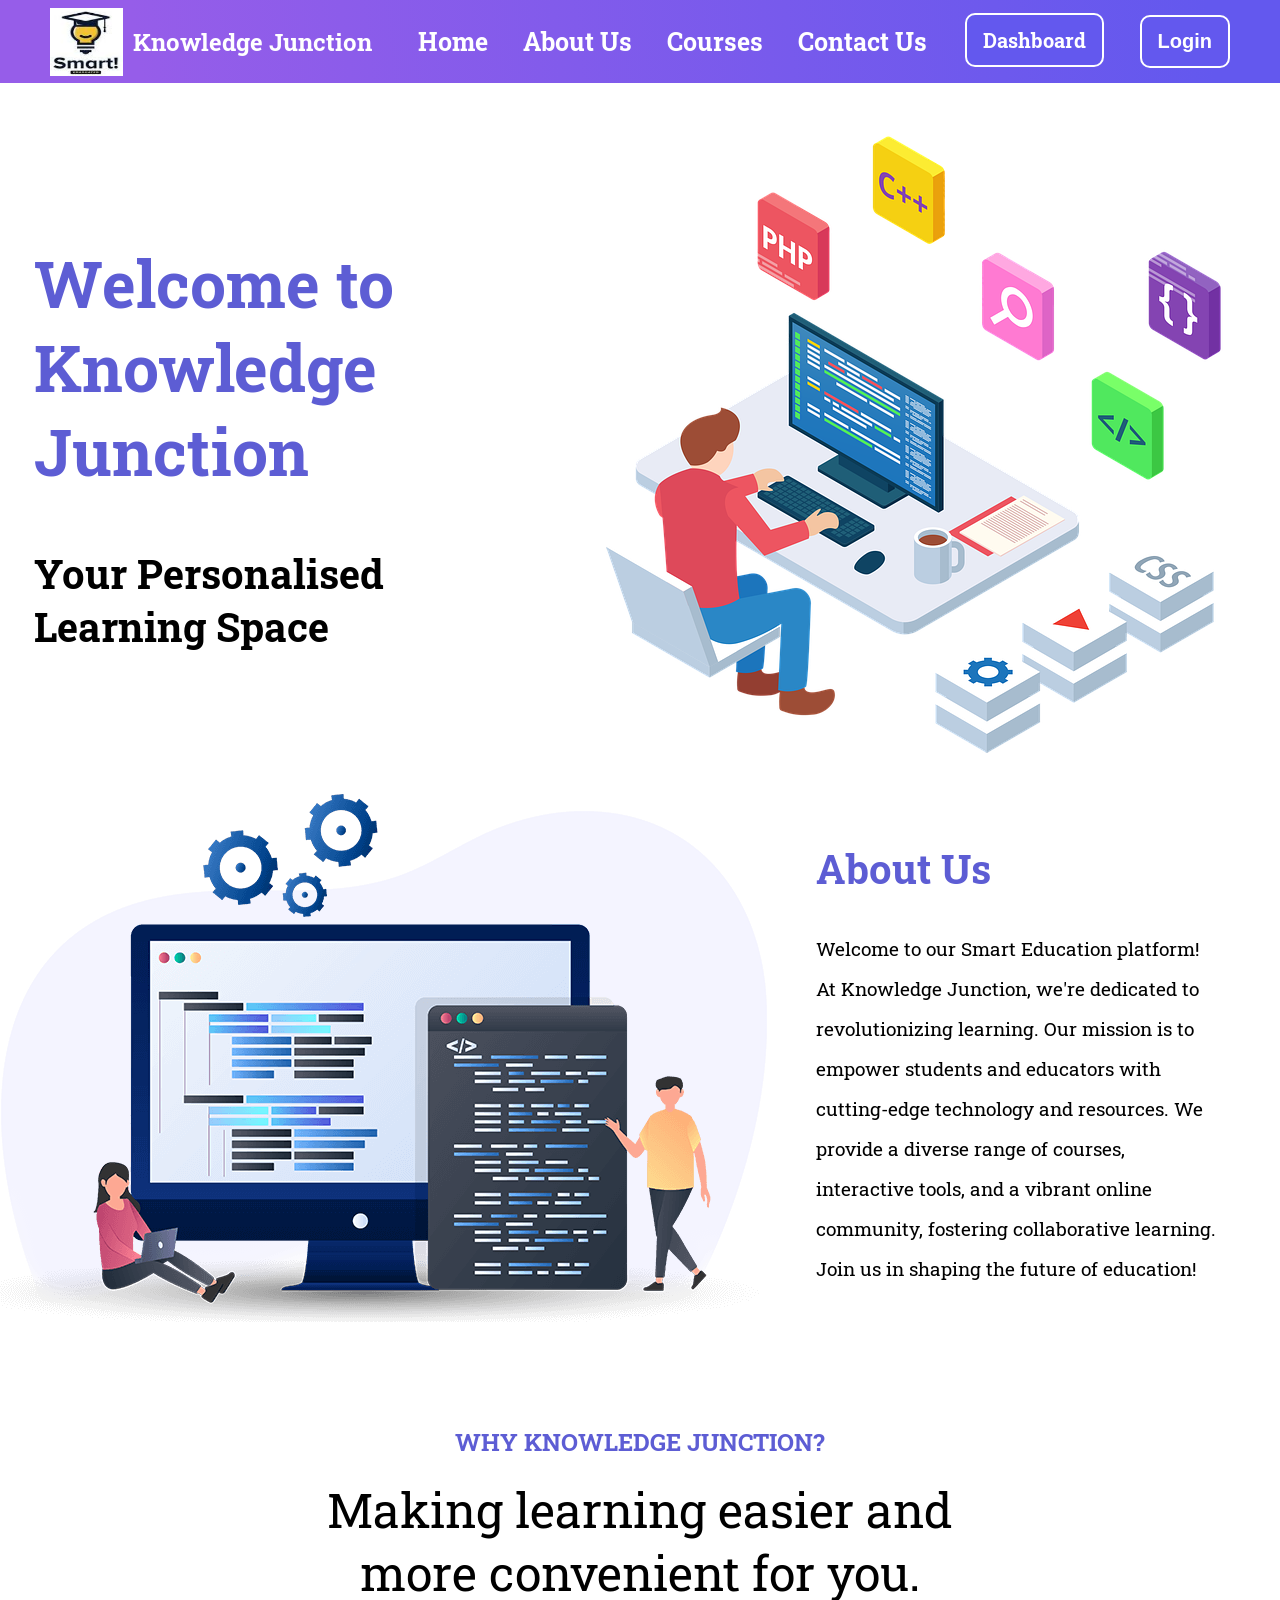
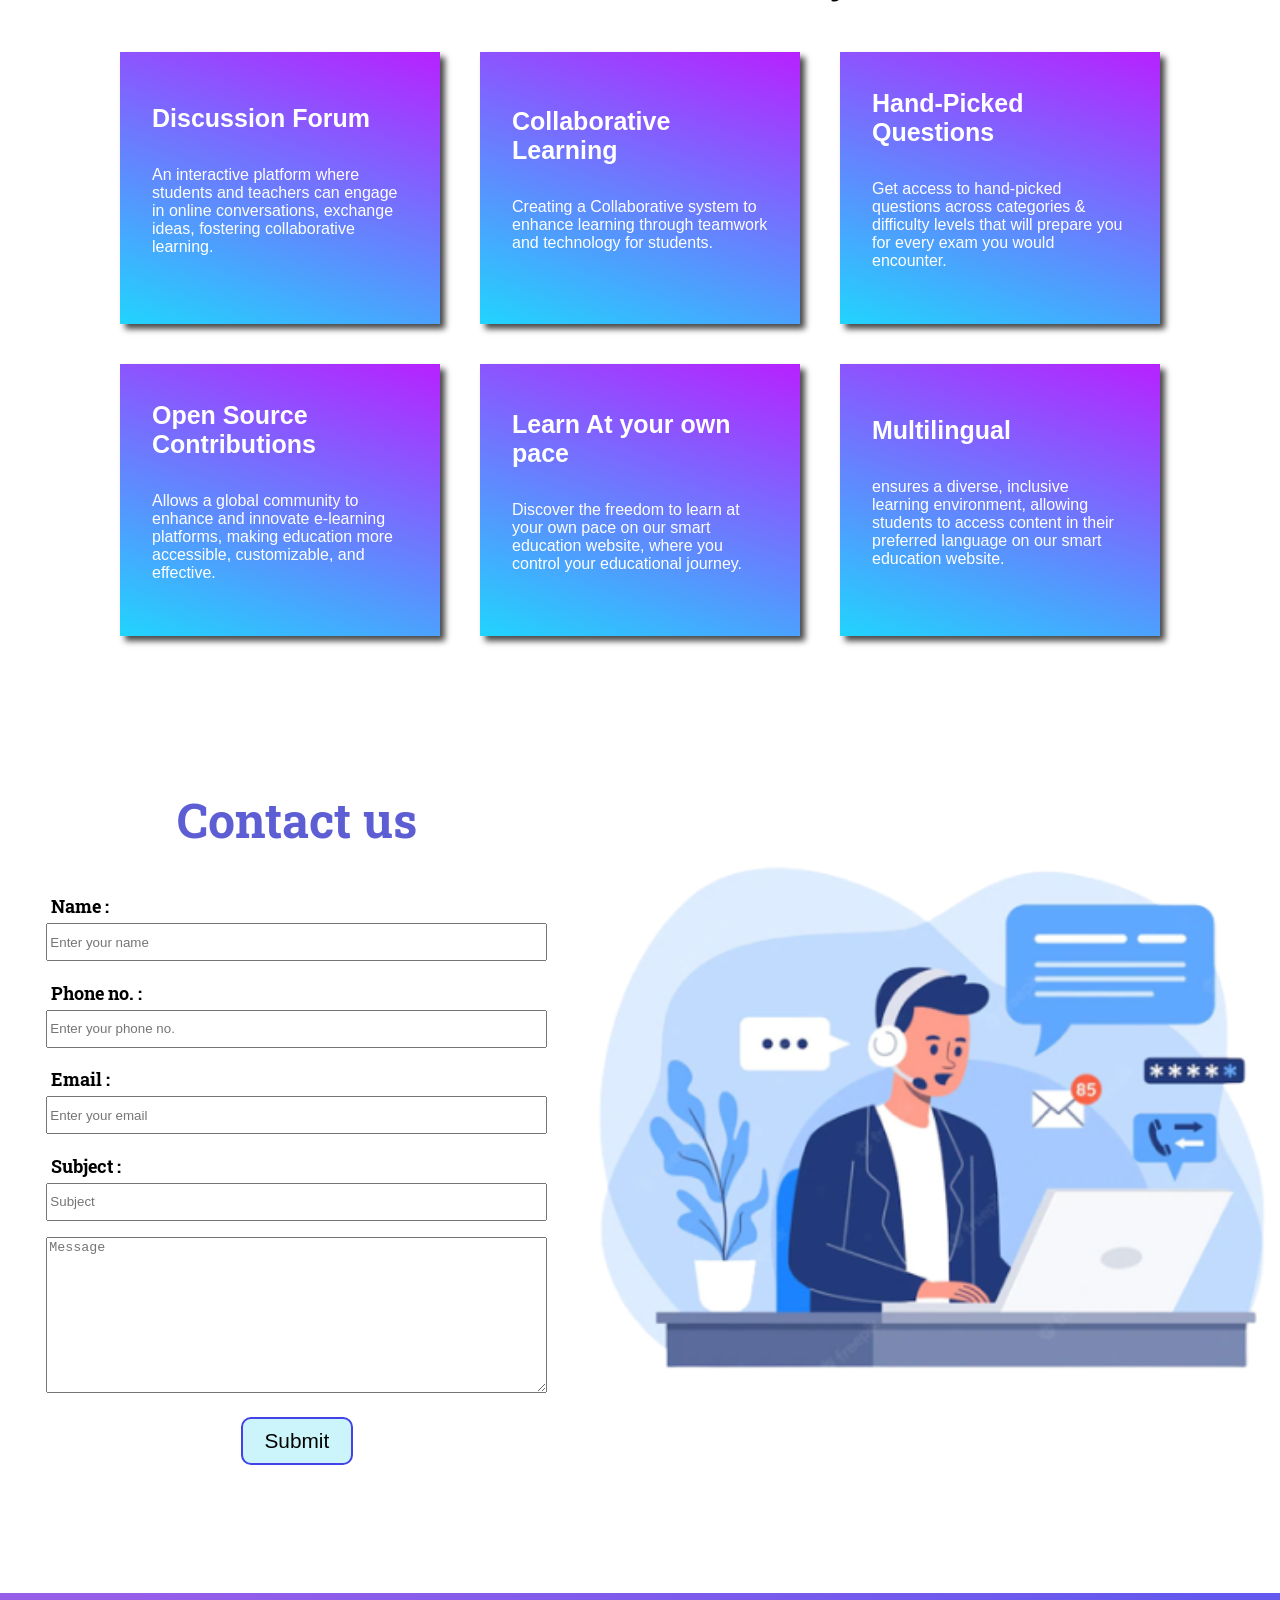
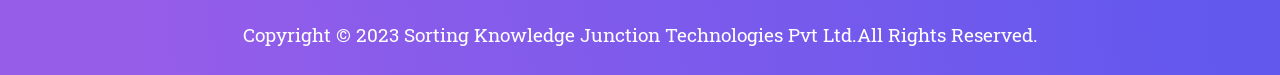
<file: index.html>
<!DOCTYPE html>
<html lang="en">

<head>
    <meta charset="UTF-8">
    <meta name="viewport" content="width=device-width, initial-scale=1.0">
    <title>SIH</title>
    <link rel="stylesheet" href="index.css">
</head>

<body>
    <div class="container">
        <header>
            <nav class="flex ">
                <div class="left flex center">
                    <img class="" src="logo.png" alt="">
                    <h1>Knowledge Junction</h1>
                </div>
                <div class="middle flex">
                    <ul class="flex ">
                        <li><a href="#Home">Home </a></li>
                        <li><a href="#About">About Us </a></li>
                        <li>
                            <a href="#Courses">Courses </a>
                            <ul class="dropdown">
                                <li><a href="page2.html">DSA</a></li>
                                <li><a href="#">C</a></li>
                                <li><a href="#">C++</a></li>
                                <li><a href="#">JAVA</a></li>
                                <li><a href="#">Python</a></li>
                            </ul>
                        </li>
                        <li><a href="#contact">Contact Us </a></li>
                    </ul>
                </div>
                <div class="right">
                    <a class="btn" style="text-decoration: none;" href="dashboard.html">Dashboard</a>
                    <button class="btn js-login-button" onClick="
                    myFunction();
                    ">Login</button>
                </div>
            </nav>
        </header>
        
        <section id="Home" class=" flex space-even  ">
            <div class="home-left">
                <h1>Welcome to Knowledge Junction</h1>
                <h2>Your Personalised Learning Space</h2>

            </div>
            <div class="home-right">
                <img src="photo.png" alt="">
            </div>
        </section>

        <section id="About" class="flex center">
            <div>
                <img src="about.png" alt="">
            </div>
            <div class="about">
                <h1>About Us</h1>
                <p>Welcome to our Smart Education platform! At Knowledge Junction, we're dedicated to revolutionizing
                    learning. Our mission is to empower students and educators with cutting-edge technology and
                    resources. We provide a diverse range of courses, interactive tools, and a vibrant online community,
                    fostering collaborative learning. Join us in shaping the future of education!</p>
            </div>


        </section>
        <section class="community flex center column">
            <h1>WHY KNOWLEDGE JUNCTION?</h1>
            <p class="why ">Making learning easier and more convenient for you.</p>
            <div class="features">
                <div class="cards">
                    <div class="card-heading">Discussion Forum</div>
                    <div>
                        <p class="describe">An interactive platform where students and teachers can engage in online
                            conversations, exchange ideas, fostering collaborative learning.</p>
                    </div>
                </div>
                <div class="cards">
                    <div class="card-heading">Collaborative Learning</div>
                    <div>
                        <p class="describe">Creating a Collaborative system to enhance learning through teamwork and
                            technology for students.</p>
                    </div>
                </div>
                <div class="cards">
                    <div class="card-heading">Hand-Picked Questions</div>
                    <div>
                        <p class="describe">Get access to hand-picked questions across categories & difficulty levels
                            that
                            will prepare you for every exam you would encounter.</p>
                    </div>
                </div>
                <div class="cards">
                    <div class="card-heading">Open Source Contributions</div>
                    <div>
                        <p class="describe"> Allows a global community to enhance and innovate e-learning platforms,
                            making
                            education more accessible, customizable, and effective.</p>
                    </div>
                </div>
                <div class="cards">
                    <div class="card-heading"> Learn At your own pace</div>
                    <div>
                        <p class="describe">Discover the freedom to learn at your own pace on our smart education
                            website,
                            where you control
                            your educational journey.</p>
                    </div>
                </div>
                <div class="cards">
                    <div class="card-heading"> Multilingual</div>
                    <div>
                        <p class="describe">ensures a diverse, inclusive learning environment, allowing students to
                            access content in their preferred language on our smart education website.</p>
                    </div>
                </div>
            </div>
        </section>

        <section id="contact" class="flex space-even">
            <div class="form flex center column">
            <h1>Contact us</h1>
            <form class="flex column">
                <label for="name">Name :</label>
                <input type="text" id="name" placeholder="Enter your name">

                <label for="phone">Phone no. :</label>
                <input type="number" id="phone" placeholder="Enter your phone no.">

                <label for="email">Email :</label>
                <input type="email" id="email" placeholder="Enter your email">

                <label for="subject">Subject :</label>
                <input type="text" id="subject" placeholder="Subject">

               
                <textarea id="text" cols="60" rows="10" placeholder="Message"></textarea>
               
                <input class="submit" type="submit" value="Submit">
            </form>
        </div>
            <div>
                <img src="contact.png" alt="">
            </div>
           </section>
        
        <footer class="flex center">
            <p>Copyright &#169 2023 Sorting Knowledge Junction  Technologies Pvt Ltd.All Rights Reserved.</p>
        </footer>
    </div>

    <script>
        function myFunction() {
      window.location.href = "login.html";
    }
    </script>
</body>

</html>
</file>
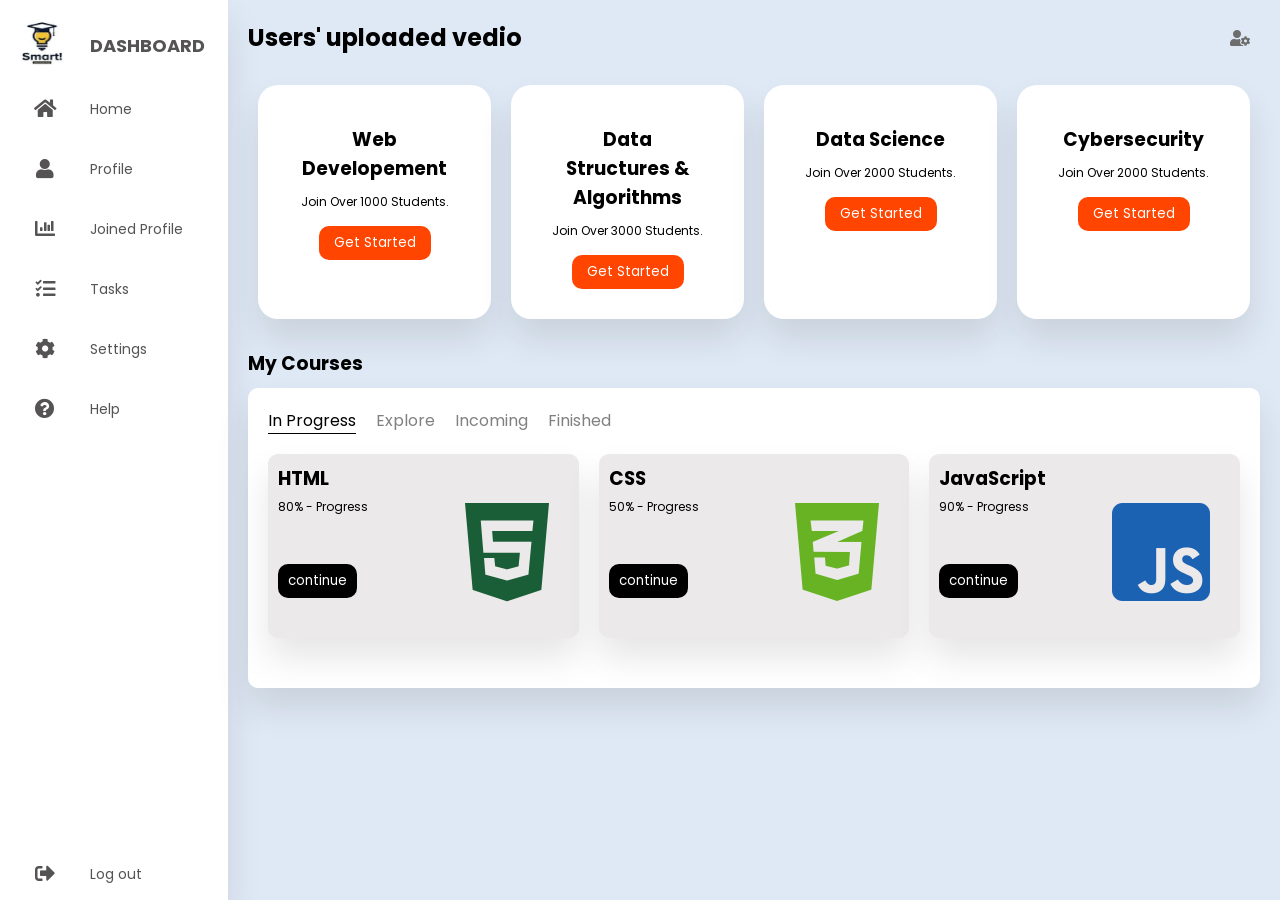
<file: dashboard.html>
<!DOCTYPE html>
<html lang="en">

<head>
  <meta charset="UTF-8" />
  <title>Dashboard</title>
  <link rel="stylesheet" href="dashboard.css" />
  <link rel="stylesheet" href="https://cdnjs.cloudflare.com/ajax/libs/font-awesome/5.15.4/css/all.min.css" />
</head>

<body>
  <div class="container">
    <nav>
      <ul>
        <li><a href="#" class="logo">
            <img src="logo.png" alt="">
            <span class="nav-item">DashBoard</span>
          </a></li>
        <li><a href="#">
            <i class="fas fa-home"></i>
            <span class="nav-item" onclick="
              gotoHomePage();
          ">Home</span>
          </a></li>
        <li><a href="">
            <i class="fas fa-user"></i>
            <span class="nav-item">Profile</span>
          </a></li>
        <li><a href="">
            <i class="fas fa-chart-bar"></i>
            <span class="nav-item">Joined Profile</span>
          </a></li>
        <li><a href="">
            <i class="fas fa-tasks"></i>
            <span class="nav-item">Tasks</span>
          </a></li>
        <li><a href="">
            <i class="fas fa-cog"></i>
            <span class="nav-item">Settings</span>
          </a></li>
        <li><a href="">
            <i class="fas fa-question-circle"></i>
            <span class="nav-item">Help</span>
          </a></li>
        <li><a href="" class="logout">
            <i class="fas fa-sign-out-alt"></i>
            <span class="nav-item" onclick="
              goToLoginPage()
          ">Log out</span>
          </a></li>
      </ul>
    </nav>

    <section class="main">
      <div class="main-top">
        <h1>Users' uploaded vedio</h1>
        <i class="fas fa-user-cog"></i>
      </div>
      <div class="main-skills">
        <div class="card">

          <h3>Web developement</h3>
          <p>Join Over 1000 Students.</p>
          <button>Get Started</button>
        </div>
        <div class="card">
          <h3>Data Structures & Algorithms</h3>
          <p>Join Over 3000 Students.</p>
          <button>Get Started</button>
        </div>
        <div class="card">
          <h3>Data Science</h3>
          <p>Join Over 2000 Students.</p>
          <button>Get Started</button>
        </div>
        <div class="card">
          <h3>Cybersecurity</h3>
          <p>Join Over 2000 Students.</p>
          <button>Get Started</button>
        </div>
      </div>

      <section class="main-course">
        <h1>My courses</h1>
        <div class="course-box">
          <ul>
            <li class="active">In progress</li>
            <li>explore</li>
            <li>incoming</li>
            <li>finished</li>
          </ul>
          <div class="course">
            <div class="box">
              <h3>HTML</h3>
              <p>80% - progress</p>
              <button>continue</button>
              <i class="fab fa-html5 html"></i>
            </div>
            <div class="box">
              <h3>CSS</h3>
              <p>50% - progress</p>
              <button>continue</button>
              <i class="fab fa-css3-alt css"></i>
            </div>
            <div class="box">
              <h3>JavaScript</h3>
              <p>90% - progress</p>
              <button>continue</button>
              <i class="fab fa-js-square js"></i>
            </div>
          </div>
        </div>
      </section>
    </section>
  </div>

  <script>
    function gotoHomePage() {
      window.location.href = "index.html";
    }

    function goToLoginPage() {
      window.location.href = "login.html";
    }
  </script>
</body>

</html>
</file>
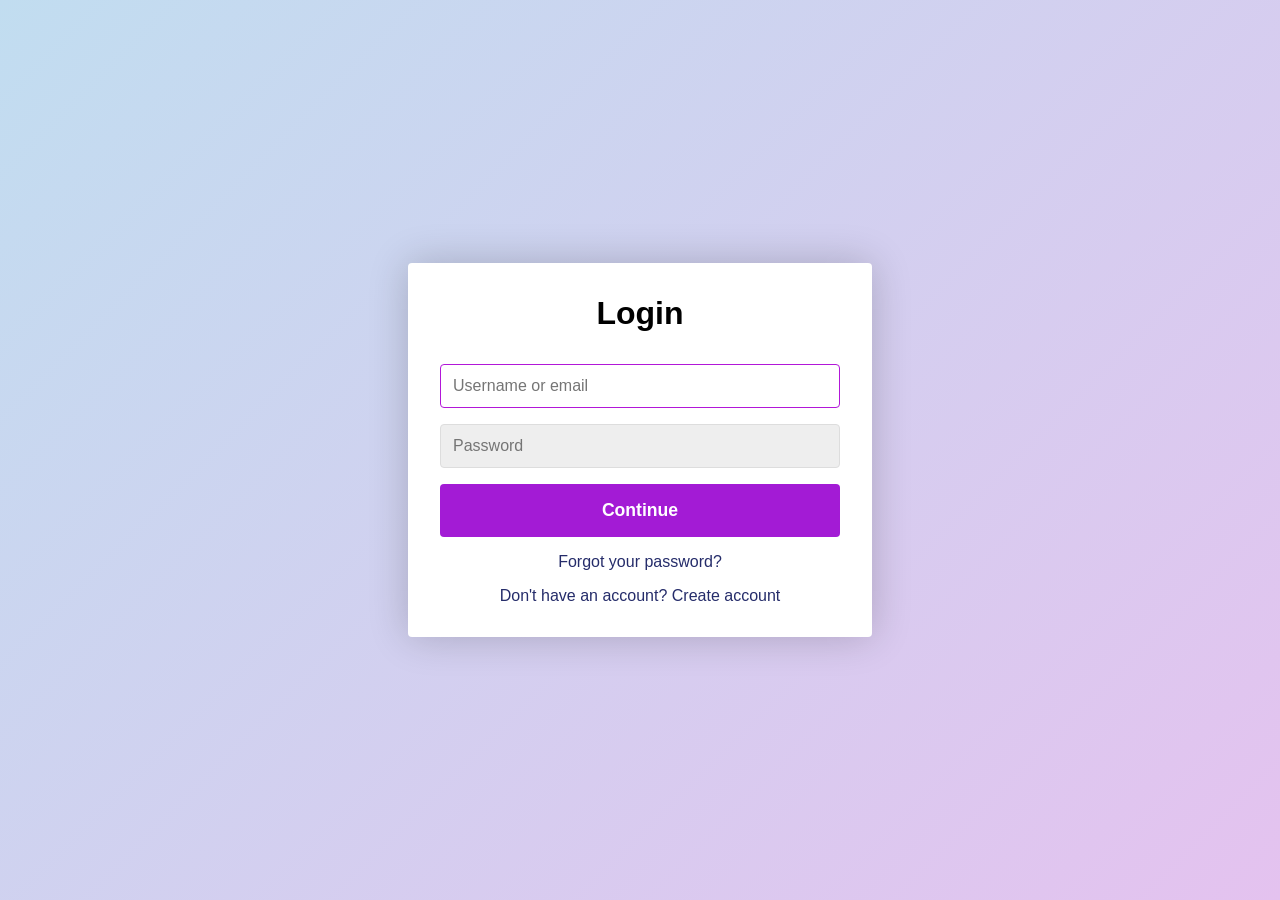
<file: login.html>
<!DOCTYPE html>

<head>
    <meta name="viewport" content="width=device-width, initial-scale=1.0">
    <meta charset="utf-8">
    <title>Knowledge Junction Sign Up/Login</title>
    <link rel="stylesheet" href="login.css">
</head>

<body>
    <div class="container1">
        <form class="form" id="login">
            <h1 class="form__title">Login</h1>
            <div class="form__message form__message--error"></div>
            <div class="form__input-group">
                <input type="text" class="form__input" autofocus placeholder="Username or email">
                <div class="form__input-error-message"></div>
            </div>
            <div class="form__input-group">
                <input type="password" class="form__input" autofocus placeholder="Password">
                <div class="form__input-error-message"></div>
            </div>
            <button class="form__button" type="submit" onclick="
                goToHomePage();
            ">Continue</button>
            <p class="form__text">
                <a href="#" class="form__link">Forgot your password?</a>
            </p>
            <p class="form__text">
                <a class="form__link" href="./" id="linkCreateAccount">Don't have an account? Create account</a>
            </p>
        </form>
        <form class="form form--hidden" id="createAccount">
            <h1 class="form__title">Create Account</h1>
            <div class="form__message form__message--error"></div>
            <div class="form__input-group">
                <input type="text" id="signupUsername" class="form__input" autofocus placeholder="Username">
                <div class="form__input-error-message"></div>
            </div>
            <div class="form__input-group">
                <input type="text" class="form__input" autofocus placeholder="Email Address">
                <div class="form__input-error-message"></div>
            </div>
            <div class="form__input-group">
                <input type="password" class="form__input" autofocus placeholder="Password">
                <div class="form__input-error-message"></div>
            </div>
            <div class="form__input-group">
                <input type="password" class="form__input" autofocus placeholder="Confirm password">
                <div class="form__input-error-message"></div>
            </div>
            <button class="form__button" type="submit">Continue</button>
            <p class="form__text">
                <a class="form__link" href="./" id="linkLogin">Already have an account? Sign in</a>
            </p>
        </form>
    </div>
    <script src="login.js"></script>
    <script>
        function goToHomePage() {
            window.location.href = "index.html";
        }
    </script>
</body>
</file>
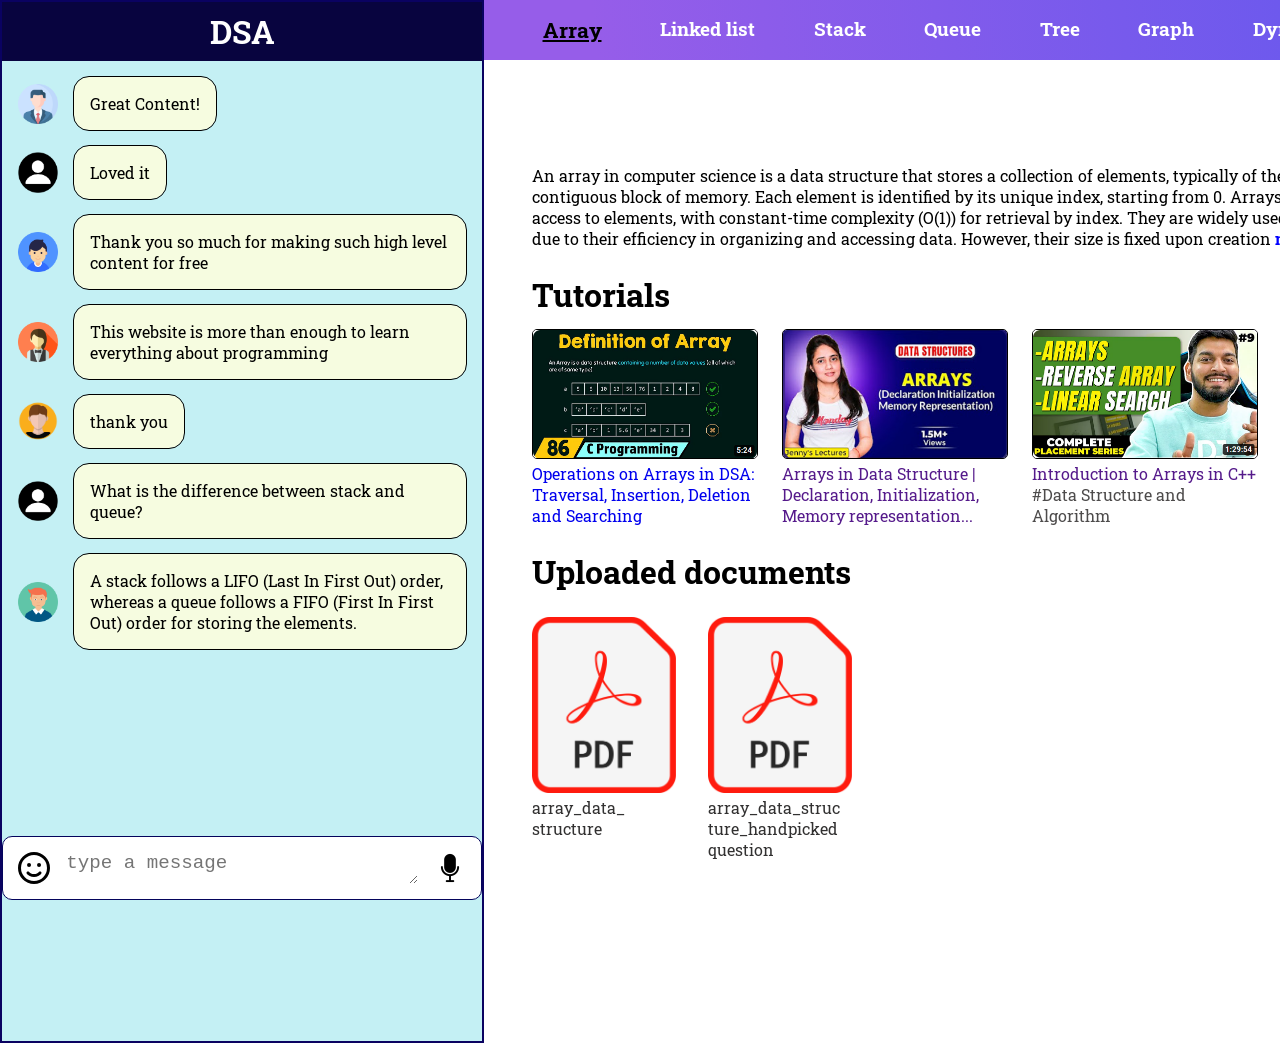
<file: page2.html>
<!DOCTYPE html>
<html lang="en">

<head>
    <meta charset="UTF-8">
    <meta name="viewport" content="width=device-width, initial-scale=1.0">
    <title>SIH</title>
    <link href="https://fonts.googleapis.com/icon?family=Material+Icons" rel="stylesheet">
    <link rel="stylesheet" href="page2.css">
</head>

<body>
    <div class="container flex">
        <div class="left-section flex column ">
            <h1>DSA</h1>
            <div style="height: 100vh;">
                <div class="chats">
                    <img src="1.png" alt="">
                    <p>Great Content!</p>
                </div>
                <div class="chats">
                    <img src="2.png" alt="">
                    <p>Loved it</p>
                </div>
                <div class="chats">
                    <img src="3.png" alt="">
                    <p>Thank you so much for making such high level content for free</p>
                </div>
                <div class="chats">
                    <img src="4.png" alt="">
                    <p>This website is more than enough to learn everything about programming</p>
                </div>
                <div class="chats">
                    <img src="5.png" alt="">
                    <p>thank you</p>
                </div>
                <div class="chats">
                    <img src="2.png" alt="">
                    <p>What is the difference between stack and queue?</p>
                </div>
                <div class="chats">
                    <img src="6.png" alt="">
                    <p>A stack follows a LIFO (Last In First Out) order, whereas a queue follows a FIFO (First In First
                        Out) order for storing the elements.</p>
                </div>
            </div>
            <footer class="flex">
                <img src="face-smile-regular.svg" alt="">
                <textarea cols="42" rows="1" placeholder="type a message"></textarea>
                <img src="mic.png" alt="">
            </footer>
        </div>
        <div class="right-section">
            <nav>
                <ul class="flex">
                    <li><a style="font-size: 1.3rem;  
                        text-decoration: underline;
                        color:black"href="">Array</a></li>
                    <li><a href="">Linked list</a></li>
                    <li><a href="">Stack</a></li>
                    <li><a href="">Queue</a></li>
                    <li><a href="">Tree</a></li>
                    <li><a href="">Graph</a></li>
                    <li><a href="">Dynamic Programming</a></li>
                </ul>
                <div class="flex ht">
                    <div class="timer">
                        <span class="timer_part timer_part--minutes">00</span>

                        <span class="timer__part">:</span>

                        <span class="timer_part timer_part--seconds">00</span>

                        <button type="button" class="timer_btn timerbtn--control timer_btn--start">

                            <span class="material-icons">play_arrow</span>
                        </button>
                        <button type="button" class="timer_btn timer_btn--reset">

                            <span class="material-icons">tim</span>

                        </button>

                    </div>

                    <script src="script.js" type="module"></script>
                </div>
            </nav>

            <div class="tutorials flex column">
                <div class="notes">

                    <p>An array in computer science is a data structure that stores a collection of elements, typically
                        of the same data type, in a contiguous block of memory. Each element is identified by its unique
                        index, starting from 0. Arrays offer fast and direct access to elements, with constant-time
                        complexity (O(1)) for retrieval by index. They are widely used for various applications due to
                        their efficiency in organizing and accessing data. However, their size is fixed upon creation <a
                            style="color: blue;" href="#">more..</a></p>
                </div>
                <div>
                    <h1>Tutorials</h1>
                    <div class="videos flex">
                        <a href="page3.html">
                            <img src="array1.png" alt="">
                            <p>Operations on Arrays in DSA: Traversal, Insertion, Deletion and Searching</p>
                        </a>
                        <a href="">
                            <img src="array2.png" alt="">
                            <p>Arrays in Data Structure | Declaration, Initialization, Memory representation...</p>
                        </a>
                        <a href="">
                            <img src="array5.png" alt="">
                            <p> Introduction to Arrays in C++ <span style="color:rgb(77, 75, 75)">#Data Structure and
                                    Algorithm</span></p>
                        </a>
                        <a href="">
                            <img src="array6.png" alt="">
                            <p> Arrays in Data Structure | Introduction to Arrays and ArrayList in Java...</p>
                        </a>
                    </div>
                </div>
                <h1>
                    Uploaded documents
                </h1>
                <div class="upload flex">
                    <a href="array_data_structure.pdf">
                        <img src="pdf.png" alt="">
                        <p>array_data_<br>structure</p>
                    </a>
                    <a href="array_data_structure.pdf">
                        <img src="pdf.png" alt="">
                        <p>array_data_struc<br> ture_handpicked<br> question</p>
                    </a>
                </div>
            </div>
        </div>
    </div>
</body>

</html>
</file>
<file: index.css>
@import url('https://fonts.googleapis.com/css2?family=Roboto+Slab:wght@300;400;500;700&display=swap');

html,
body {
    height: 100%;
    width: 100%;
    margin: 0;
    padding: 0;
    /* background-color: #fafafa; */
    font-family: 'Roboto Slab', serif;
}

header {
    position: sticky;
    top: 0px;
    z-index: 999;
}

nav {
    justify-content: space-between;
    /* padding: 34px; */
    /* height: 50px; */
    align-items: center;
    padding: 0 50px;
    background-image: linear-gradient(83.2deg, rgba(150, 93, 233, 1) 10.8%, rgba(99, 88, 238, 1) 94.3%);
    color: white;


}

.left img {
    height: 68px;
    width: 73px;
    margin-right: 10px;

}

.middle ul {
    list-style: none;
    gap: 2.2rem;
    font-size: 25px;
    font-weight: bold;
}

.dropdown li{
  
    display: block;
}
.dropdown{
    position: absolute;
    z-index: 999;
    display: none;
    background-color:  rgb(111, 88, 238);
    padding: 1.5rem;
}
.dropdown li a{
    font-size: 1.1rem;
}
.dropdown li a:hover{
    font-size: 1.3rem;
    color: white;
}
.middle ul li:hover ul.dropdown{
    display: block;
}

.middle a {
    text-decoration: none;
    color: white;
    transition: 0.15s ease-in;
}

.middle a:hover {
    font-size: 27px;

    color: rgb(14, 7, 52);
}

.btn {
    height: 3.29rem;
    padding: 12px 16px;
    font-size: 20px;
    font-weight: bold;
    border-radius: 10px;
    border: 2px solid white;
    background-color: rgba(99, 88, 238, 1);
    color: white;
    cursor: pointer;
    margin-left: 2rem;
}

.btn:hover {
    background-color: white;
    color: rgba(99, 88, 238, 1);
    border-color: black;
}

.why {
    font-size: 3rem;
    max-width: 40rem;
    text-align: center;
    margin-top: 0;
}

.home-right {
    padding-left: 8rem;
}

#Home {
    align-items: center;
    margin: 34px;
}

.home-left h1 {
    font-size: 4rem;
    color: #5d5dd4;
}

.home-left h2 {
    font-size: 2.5rem;
}

.features {
    display: grid;
    grid-template-columns: repeat(3, 1fr);
    /* height: 170px; */
    width: 65rem;
    gap: 40px;

}

.community h1 {
    color: #5d5dd4;
}

.cards {

    height: 13rem;
    box-shadow: 5px 5px 6px rgb(74, 74, 74);
    background-color: #21D4FD;
    background-image: linear-gradient(19deg, #21D4FD 0%, #B721FF 100%);
    color: white;
    font-family: Arial, Helvetica, sans-serif;
    padding: 2rem;
    display: flex;
    flex-direction: column;
    justify-content: center;
    gap: 17px;
    transition-duration: .15s;

}

.cards:hover {
    transform: scale(1.05)
}

.card-heading {
    font-size: 25px;
    font-weight: bold;

}

#About {
    margin-right: 2rem;
    gap: 3rem;
    margin-bottom: 5rem;

}

.about {
    padding-right: 2rem;
}

.about p {
    font-size: 1.2rem;
    line-height: 2.5rem;
}

.about h1 {
    font-size: 2.5rem;
    color: #5d5dd4
}

.form {
    width: 50rem;
}

#contact {
    margin: 7rem 0rem;
    align-items: center;
}

.form h1 {
    font-size: 3rem;
    color: #5d5dd4;
}

#contact img {
    height: 34rem;
}

.form input {
    height: 2rem;
    margin-bottom: 1rem;
}

.form label {
    margin: 0.3rem;
    font-size: 1.1rem;
    font-weight: bold;
}

.submit {
    width: 7rem;
    min-height: 3rem;
    margin: auto;
    margin-top: 1.5rem;
    font-size: 1.3rem;
    border-radius: 10px;
    border: 2px solid rgb(66, 66, 229);
    background-color: rgb(203, 245, 250);
}

footer {
    background-image: linear-gradient(83.2deg, rgba(150, 93, 233, 1) 10.8%, rgba(99, 88, 238, 1) 94.3%);
    color: white;
    padding: 0.6rem;
    font-size: 1.2rem;
}

/* utilty classes */
.flex {
    display: flex;
}

.center {
    justify-content: center;
    align-items: center;
}

.space-even {
    justify-content: space-evenly;
}

.column {
    flex-direction: column;
}

.container {


    position: relative;
}
</file>
<file: dashboard.css>
/*  import google fonts */
@import url("https://fonts.googleapis.com/css2?family=Poppins:wght@400;500;600;700");
*{
  margin: 0;
  padding: 0;
  outline: none;
  border: none;
  text-decoration: none;
  box-sizing: border-box;
  font-family: "Poppins", sans-serif;
}
body{
  background: #dfe9f5;
}
.container{
  display: flex;
}
nav{
  position: relative;
  top: 0;
  bottom: 0;
  height: 100vh;
  left: 0;
  background: #fff;
  width: 280px;
  overflow: hidden;
  box-shadow: 0 20px 35px rgba(0, 0, 0, 0.1);
}
.logo{
  text-align: center;
  display: flex;
  margin: 10px 0 0 10px;
}
.logo img{
  width: 45px;
  height: 45px;
  
}
.logo span{
  font-weight: bold;
  padding-left: 15px;
  font-size: 18px;
  text-transform: uppercase;
}
a{
  position: relative;
  color: rgb(85, 83, 83);
  font-size: 14px;
  display: table;
  width: 280px;
  padding: 10px;
}
nav .fas{
  position: relative;
  width: 70px;
  height: 40px;
  top: 14px;
  font-size: 20px;
  text-align: center;
}
.nav-item{
  position: relative;
  top: 12px;
  margin-left: 10px;
}
a:hover{
  background: #eee;
}
.logout{
  position: absolute;
  bottom: 0;
}

/* Main Section */
.main{
  position: relative;
  padding: 20px;
  width: 100%;
}
.main-top{
  display: flex;
  width: 100%;
}
.main-top i{
  position: absolute;
  right: 0;
  margin: 10px 30px;
  color: rgb(110, 109, 109);
  cursor: pointer;
}
.main-skills{
  display: flex;
  margin-top: 20px;
}
.main-skills .card{
  width: 25%;
  margin: 10px;
  background: #fff;
  text-align: center;
  border-radius: 20px;
  padding: 30px;
  box-shadow: 0 20px 35px rgba(0, 0, 0, 0.1);
  
}
.main-skills .card h3{
  margin: 10px;
  text-transform: capitalize;
}
.main-skills .card p{
  font-size: 12px;
}
.main-skills .card button{
  background: orangered;
  color: #fff;
  padding: 7px 15px;
  border-radius: 10px;
  margin-top: 15px;
  cursor: pointer;
}
.main-skills .card button:hover{
  background: rgba(223, 70, 15, 0.856);
}
.main-skills .card i{
  font-size: 22px;
  padding: 10px;
}

/* Courses */
.main-course{
  margin-top:20px ;
  text-transform: capitalize;
}
.course-box{
  width: 100%;
  height: 300px;
  padding: 10px 10px 30px 10px;
  margin-top: 10px;
  background: #fff;
  border-radius: 10px;
  box-shadow: 0 20px 35px rgba(0, 0, 0, 0.1);
}
.course-box ul{
  list-style: none;
  display: flex;
}
.course-box ul li{
  margin: 10px;
  color: gray;
  cursor: pointer;
}
.course-box ul .active{
  color: #000;
  border-bottom: 1px solid #000;
}
.course-box .course{
  display: flex;
}
.box{
  width: 33%;
  padding: 10px;
  margin: 10px;
  border-radius: 10px;
  background: rgb(235, 233, 233);
  box-shadow: 0 20px 35px rgba(0, 0, 0, 0.1);
}
.box p{
  font-size: 12px;
  margin-top: 5px;
}
.box button{
  background: #000;
  color: #fff;
  padding: 7px 10px;
  border-radius: 10px;
  margin-top: 3rem;
  cursor: pointer;
}
.box button:hover{
  background: rgba(0, 0, 0, 0.842);
}
.box i{
  font-size: 7rem;
  float: right;
  margin: -20px 20px 20px 0;
}
.html{
  color: rgb(25, 94, 54);
}
.css{
  color: rgb(104, 179, 35);
}
.js{
  color: rgb(28, 98, 179);
}
</file>
<file: login.css>
body {
  --color-primary: #a31bd5;
  --color-primary-dark: #007f67;
  --color-secondary: #252c6a;
  --color-error: #cc3333;
  --color-success: #4bb544;
  --border-radius: 4px;

  margin: 0;
  height: 100vh;
  display: flex;
  align-items: center;
  justify-content: center;
  font-size: 18px;
  background-color: #b0cee3;
  background-image: linear-gradient(135deg, #c1ddf0 0%, #e4c2ef 100%);

  background-size: cover;
  font-family: Arial, Helvetica, sans-serif;
}

.container1 {
  width: 400px;
  max-width: 400px;
  margin: 1rem;
  padding: 2rem;
  box-shadow: 0 0 40px rgba(0, 0, 0, 0.2);
  border-radius: var(--border-radius);
  background: #ffffff;
}

.container1,
.form__input,
.form__button {
  font: 500 1rem 'Arial', sans-serif;
}

.form--hidden {
  display: none;
}

.form>*:first-child {
  margin-top: 0;
}

.form>*:last-child {
  margin-bottom: 0;
}

.form__title {
  margin-bottom: 2rem;
  text-align: center;
}

.form__message {
  text-align: center;
  margin-bottom: 1rem;
}

.form__message--success {
  color: var(--color-success);
}

.form__message--error {
  color: var(--color-error);
}

.form__input-group {
  margin-bottom: 1rem;
}


.form__input {
  display: block;
  width: 100%;
  padding: 0.75rem;
  box-sizing: border-box;
  border-radius: var(--border-radius);
  border: 1px solid #dddddd;
  outline: none;
  background: #eeeeee;
  transition: background 0.2s, border-color 0.2s;
}

.form__input:focus {
  border-color: rgb(178, 23, 216);
  background: #ffffff;
}

.form__input--error {
  color: var(--color-error);
  border-color: var(--color-error);
}

.form__input-error-message {
  margin-top: 0.5rem;
  font-size: 0.85rem;
  color: var(--color-error);
}

.form__button {
  width: 100%;
  padding: 1rem 2rem;
  font-weight: bold;
  font-size: 1.1rem;
  color: #ffffff;
  border: none;
  border-radius: var(--border-radius);
  outline: none;
  cursor: pointer;
  background: var(--color-primary);
}

.form__button:hover {
  background: #a255be;
}

.form__button:active {
  transform: scale(0.98);
}

.form__text {
  text-align: center;
}

.form__link {
  color: var(--color-secondary);
  text-decoration: none;
  cursor: pointer;
}

.form__link:hover {
  text-decoration: underline;
}
</file>
<file: page2.css>
@import url('https://fonts.googleapis.com/css2?family=Roboto+Slab:wght@300;400;500;700&display=swap');

html,
body {
    height: 100%;
    width: 100%;
    /* background-color: #fafafa; */
    font-family: 'Roboto Slab', serif;
}

* {
    margin: 0;
    padding: 0;
}

.left-section {
    border: 2px solid rgb(10, 2, 97);
    width: 30rem;
    height: 100%;
    background-color: rgb(196, 240, 244);
    /* align-items: center; */
}

.left-section h1 {
    width: 15em;
    background-color: rgb(8, 4, 63);
    margin: 0;
    color: white;
    text-align: center;
    padding: 0.5rem;
    box-sizing: border-box;
    
}

.chats {
    display: flex;
    gap: 1rem;
    margin: 1rem;
    align-items: center;
}
footer{
    position: sticky;
    bottom: 0%;
}

.chats img{
    width: 40px;
}

.chats p {
    background-color: rgb(246, 252, 224);
    padding: 1rem;
    border-radius: 15px;
    outline: 1px solid black;
}

.flex {
    display: flex;
}

.center {
    justify-content: center;
    align-items: center;
}

.space-even {
    justify-content: space-evenly;
}

.column {
    flex-direction: column;
}

.container {
    position: relative;
}
.left-section footer{
    background-color: #fff;
    padding: 0.95rem;
    gap: 1rem;
    margin-top: 1rem;
    border: 1px solid rgb(4, 4, 92);
    border-radius: 10px;
}
.left-section footer img{
    max-height: 2rem;
    max-width: 2rem;
}
.left-section footer textarea{
    border: none;
    font-size: 1.2rem;
}
.right-section{
    width: 65rem;
}
nav{
    justify-content: space-evenly;
    box-sizing: border-box;
    position: sticky;
    top: 0%;

}
nav ul{
    list-style: none;
    width: 65rem;
    justify-content: space-evenly;
    padding: 16px 0;
    background-image: linear-gradient(83.2deg, rgba(150, 93, 233, 1) 10.8%, rgba(99, 88, 238, 1) 94.3%);
    color: white;
}
nav a{
    text-decoration: none;
    color: white;
    font-size: 1.2rem;
    font-weight: bold;
    
}
nav a:hover{
    text-decoration: underline;
    font-size: 1.3rem;  
}
nav a:active{
    font-size: 1.3rem;  
    text-decoration: underline;
}
.videos{
    gap: 1.5rem;
    margin-top: 13px;
}
.videos img{
    width: 14rem;
    height: 8rem;
    border-radius: 5px;
    transition: linear 0.2s;
    border: 1px solid black;
}
.tutorials{
    margin: 1rem 3rem;
    gap: 1.5rem;
}
.videos a{
    text-decoration: none;
}
.videos img:hover{
    transform: scale(1.05);
}
.notes a{
    text-decoration: none;
    font-weight: bold;
}
.notes h1{
    margin-bottom:1rem ;
}
.ht{
    justify-content: end;
    margin-bottom: 1rem;
    padding:15px 45px;
    width: 65rem;
    box-sizing: border-box;
}


/* Timer */
.timer {
    font-family: sans-serif;
    display: inline-block;
    padding: 13px 17px;
    border-radius: 30px;
    background: #d7d8d6;
    border: 1px solid black;
  }
  
  .timer__part {
    font-size: 20px;
    font-weight: bold;
  }
  
  .timer__btn {
    width: 30px;
    height: 30px;
    margin-left: 16px;
    border-radius: 50%;
    border: none;
    color: white;
    background: #8208e6;
    cursor: pointer;
  }
  
  .timer__btn--start {
    background: #00b84c;
  }
  
  .timer__btn--stop {
    background: #ff0256;
  }

  .upload img{
    width: 9rem;
  }
  .upload a{
    text-decoration: none;
    color: rgb(50, 49, 49);
    margin-right: 2rem;
  }
</file>
